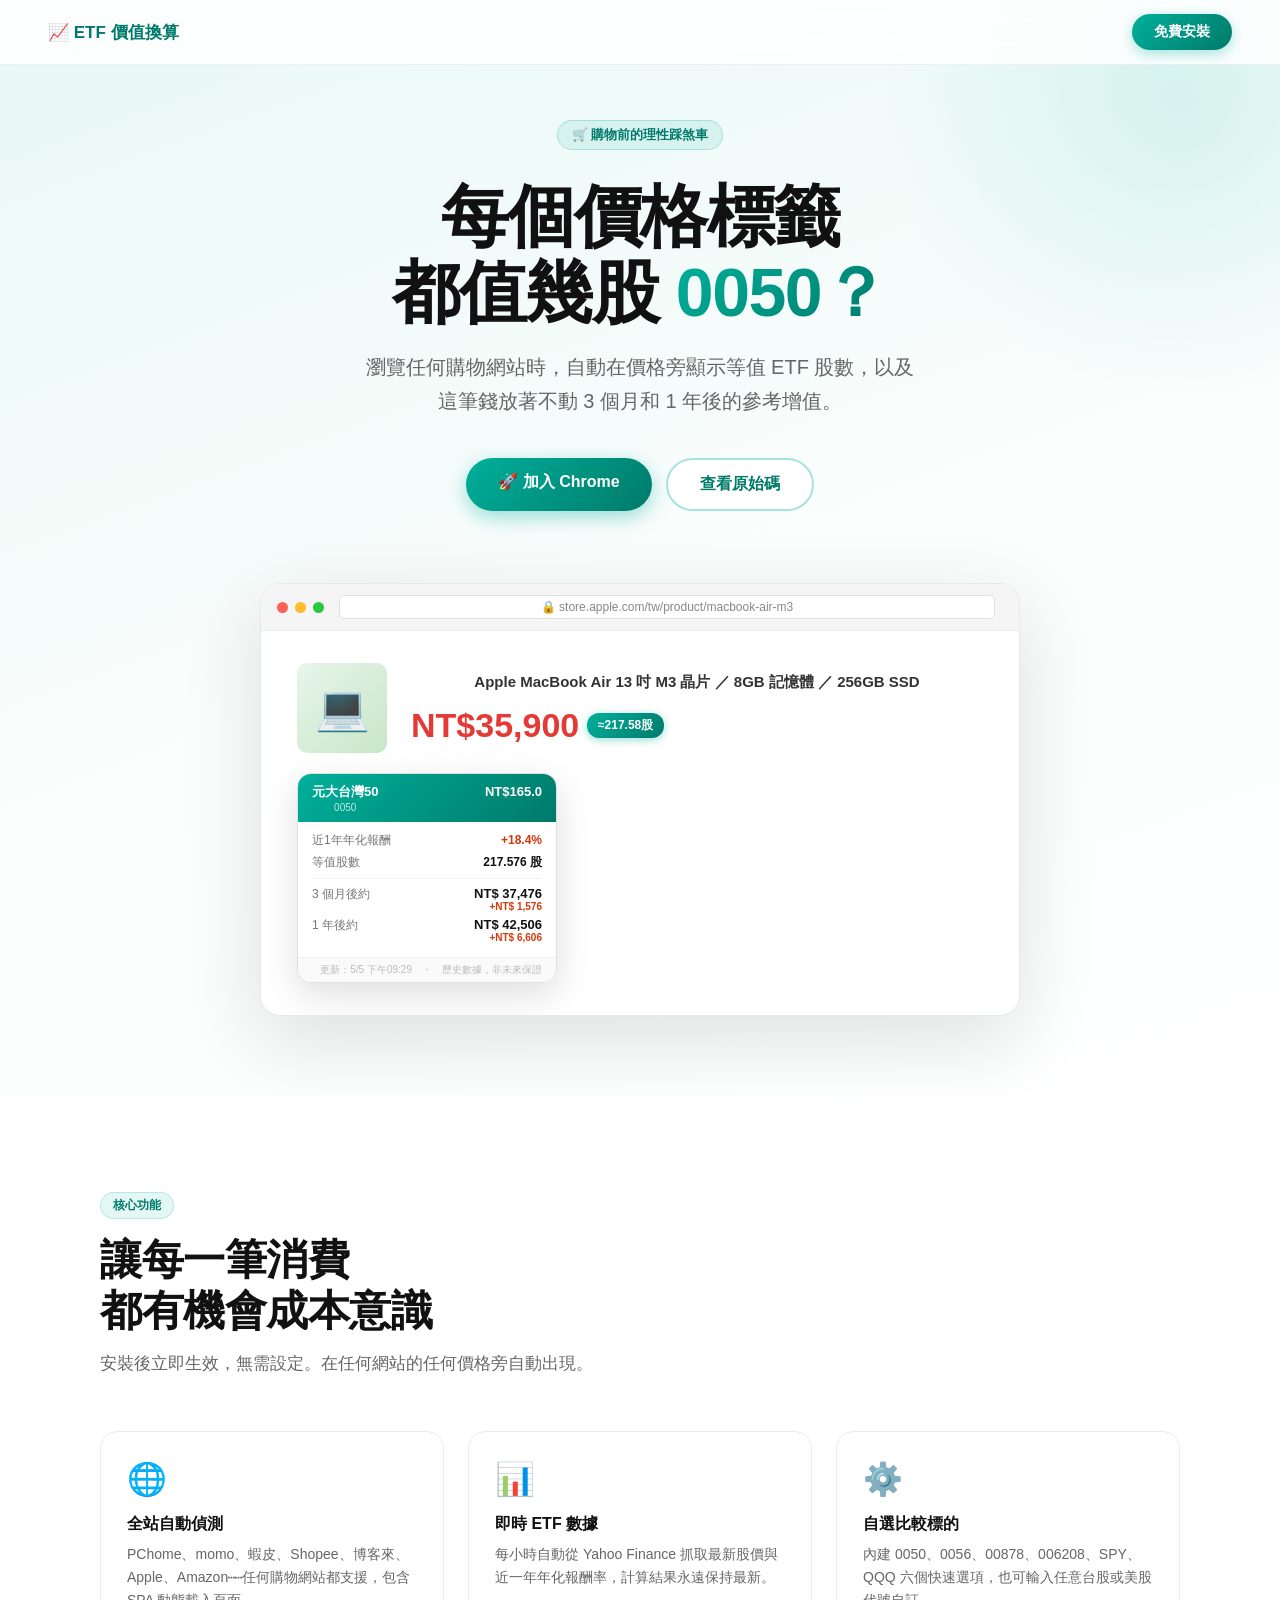
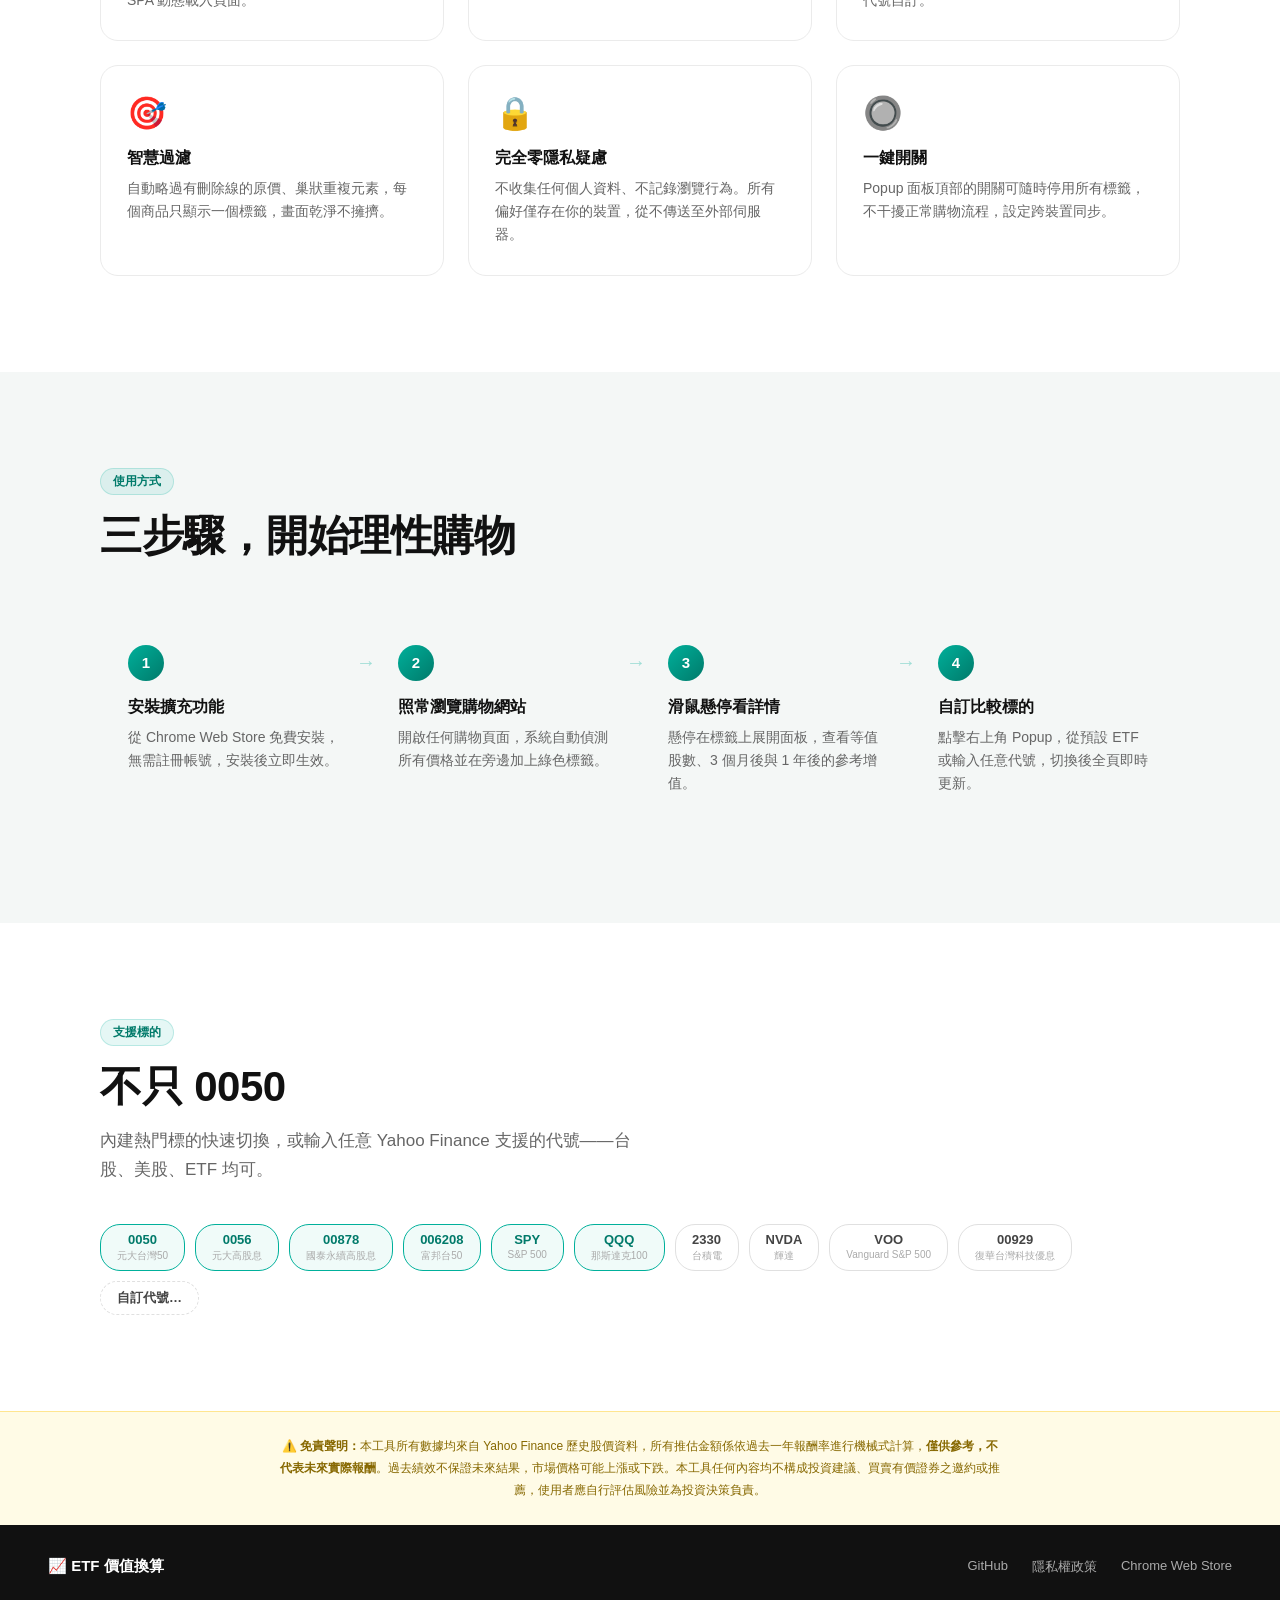
<file: index.html>
<!DOCTYPE html>
<html lang="zh-TW">
<head>
<meta charset="UTF-8">
<meta name="viewport" content="width=device-width, initial-scale=1.0">
<title>ETF 價值換算 — 購物前先算清楚</title>
<style>
  *, *::before, *::after { box-sizing: border-box; margin: 0; padding: 0; }

  :root {
    --green: #00b09b;
    --dark-green: #007a6a;
    --text: #111;
    --muted: #666;
    --light: #f4f7f6;
    --white: #fff;
    --red: #d4380d;
  }

  html { scroll-behavior: smooth; }

  body {
    font-family: -apple-system, BlinkMacSystemFont, 'Segoe UI', 'PingFang TC', sans-serif;
    color: var(--text);
    background: var(--white);
    overflow-x: hidden;
  }

  /* ── NAV ── */
  nav {
    position: fixed; top: 0; left: 0; right: 0; z-index: 100;
    display: flex; align-items: center; justify-content: space-between;
    padding: 14px 48px;
    background: rgba(255,255,255,0.88);
    backdrop-filter: blur(12px);
    border-bottom: 1px solid rgba(0,0,0,0.06);
  }
  .nav-logo { font-size: 17px; font-weight: 800; color: var(--dark-green); display: flex; align-items: center; gap: 8px; }
  .nav-cta {
    background: linear-gradient(135deg, var(--green), var(--dark-green));
    color: #fff; padding: 9px 22px; border-radius: 24px;
    font-size: 14px; font-weight: 600; text-decoration: none;
    transition: opacity .15s, transform .15s;
    box-shadow: 0 4px 14px rgba(0,176,155,.35);
  }
  .nav-cta:hover { opacity: .88; transform: translateY(-1px); }

  /* ── HERO ── */
  .hero {
    min-height: 100vh;
    background: linear-gradient(160deg, #e8f8f5 0%, #f9fdfc 50%, #fff 100%);
    display: flex; flex-direction: column; align-items: center; justify-content: center;
    text-align: center; padding: 120px 24px 80px;
    position: relative; overflow: hidden;
  }
  .hero::before {
    content: '';
    position: absolute; top: -200px; right: -200px;
    width: 600px; height: 600px; border-radius: 50%;
    background: radial-gradient(circle, rgba(0,176,155,.12) 0%, transparent 70%);
    pointer-events: none;
  }
  .hero-badge {
    display: inline-flex; align-items: center; gap: 6px;
    background: rgba(0,176,155,.1); color: var(--dark-green);
    padding: 5px 14px; border-radius: 20px; font-size: 13px; font-weight: 600;
    border: 1px solid rgba(0,176,155,.25); margin-bottom: 28px;
  }
  .hero h1 {
    font-size: clamp(36px, 6vw, 68px);
    font-weight: 900; line-height: 1.12; letter-spacing: -1.5px;
    margin-bottom: 20px;
  }
  .hero h1 span {
    background: linear-gradient(135deg, var(--green), var(--dark-green));
    -webkit-background-clip: text; -webkit-text-fill-color: transparent;
  }
  .hero-sub {
    font-size: clamp(16px, 2.5vw, 20px); color: var(--muted);
    max-width: 560px; line-height: 1.7; margin-bottom: 40px;
  }
  .hero-buttons { display: flex; gap: 14px; flex-wrap: wrap; justify-content: center; margin-bottom: 72px; }
  .btn-primary {
    background: linear-gradient(135deg, var(--green), var(--dark-green));
    color: #fff; padding: 14px 32px; border-radius: 32px;
    font-size: 16px; font-weight: 700; text-decoration: none;
    box-shadow: 0 6px 20px rgba(0,176,155,.4);
    transition: transform .15s, box-shadow .15s;
  }
  .btn-primary:hover { transform: translateY(-2px); box-shadow: 0 10px 28px rgba(0,176,155,.45); }
  .btn-secondary {
    background: #fff; color: var(--dark-green);
    padding: 14px 32px; border-radius: 32px;
    font-size: 16px; font-weight: 600; text-decoration: none;
    border: 2px solid rgba(0,176,155,.35);
    transition: border-color .15s, transform .15s;
  }
  .btn-secondary:hover { border-color: var(--green); transform: translateY(-2px); }

  /* ── DEMO MOCKUP ── */
  .demo-wrap {
    position: relative; width: 100%; max-width: 760px;
    background: #fff; border-radius: 20px;
    box-shadow: 0 24px 80px rgba(0,0,0,.12);
    overflow: hidden; border: 1px solid #e8e8e8;
  }
  .demo-topbar {
    background: #f5f5f5; padding: 11px 16px;
    display: flex; align-items: center; gap: 7px;
    border-bottom: 1px solid #eee;
  }
  .dot { width: 11px; height: 11px; border-radius: 50%; }
  .dot.r { background: #ff5f57; } .dot.y { background: #febc2e; } .dot.g { background: #28c840; }
  .demo-url { flex: 1; background: #fff; border-radius: 5px; padding: 4px 12px; font-size: 12px; color: #888; border: 1px solid #e0e0e0; margin: 0 8px; }
  .demo-body { padding: 32px 36px; }
  .demo-product-row { display: flex; align-items: center; gap: 24px; margin-bottom: 10px; }
  .demo-img { width: 90px; height: 90px; border-radius: 10px; background: linear-gradient(135deg,#e8f5e9,#c8e6c9); display:flex;align-items:center;justify-content:center;font-size:44px;flex-shrink:0; }
  .demo-info { flex:1; }
  .demo-title { font-size: 15px; font-weight: 600; color: #333; margin-bottom: 14px; line-height:1.4; }
  .demo-price-row { display: flex; align-items: center; gap: 8px; flex-wrap: wrap; }
  .demo-price { font-size: 34px; font-weight: 900; color: #e53935; }
  .etf-badge-demo {
    display: inline-flex; align-items: center;
    background: linear-gradient(135deg, var(--green), var(--dark-green));
    color: #fff; font-size: 12px; font-weight: 700;
    padding: 4px 11px; border-radius: 12px;
    box-shadow: 0 2px 8px rgba(0,176,155,.4);
    cursor: default;
    animation: popIn .5s .8s both;
  }
  @keyframes popIn {
    from { opacity:0; transform: scale(.7) translateY(4px); }
    to   { opacity:1; transform: scale(1) translateY(0); }
  }

  /* Tooltip */
  .tooltip-demo {
    margin-top: 20px;
    width: 260px; background: #fff;
    border: 1px solid #e0e0e0; border-radius: 14px;
    box-shadow: 0 12px 36px rgba(0,0,0,.13); overflow: hidden;
    animation: slideUp .5s 1.1s both;
  }
  @keyframes slideUp {
    from { opacity:0; transform: translateY(12px); }
    to   { opacity:1; transform: translateY(0); }
  }
  .tip-hd {
    background: linear-gradient(135deg, var(--green), var(--dark-green));
    color:#fff; padding: 9px 14px;
    display:flex; justify-content:space-between; align-items:flex-start;
  }
  .tip-name { font-size:13px; font-weight:700; }
  .tip-code { font-size:10px; opacity:.75; margin-top:1px; }
  .tip-px   { font-size:13px; font-weight:700; white-space:nowrap; padding-top:1px; }
  .tip-bd   { padding: 10px 14px 9px; }
  .tip-row  { display:flex; justify-content:space-between; align-items:baseline; margin-bottom:5px; font-size:12px; }
  .tip-lbl  { color:#777; }
  .tip-val  { font-weight:600; }
  .tip-val.pos { color: var(--red); }
  .tip-val.big { font-size:13px; font-weight:800; }
  .tip-sub  { font-size:10px; color: var(--red); display:block; text-align:right; }
  .divider  { border-top:1px solid #f0f0f0; margin: 7px 0; }
  .tip-ft   { background:#fafafa; border-top:1px solid #f0f0f0; padding:5px 14px; font-size:10px; color:#bbb; text-align:right; }

  /* ── FEATURES ── */
  .section { padding: 96px 24px; }
  .section-inner { max-width: 1080px; margin: 0 auto; }
  .section-tag { display:inline-block; background:rgba(0,176,155,.1); color:var(--dark-green); font-size:12px; font-weight:700; padding:4px 12px; border-radius:20px; border:1px solid rgba(0,176,155,.2); margin-bottom:16px; }
  .section-title { font-size: clamp(28px,4vw,42px); font-weight:800; letter-spacing:-0.5px; line-height:1.2; margin-bottom:14px; }
  .section-sub { font-size:17px; color:var(--muted); max-width:540px; line-height:1.7; }

  .features-grid { display:grid; grid-template-columns: repeat(auto-fit, minmax(280px,1fr)); gap:24px; margin-top:52px; }
  .feat-card {
    background: var(--white); border:1px solid #ebebeb; border-radius:18px;
    padding: 28px 26px; transition: box-shadow .2s, transform .2s;
  }
  .feat-card:hover { box-shadow: 0 8px 32px rgba(0,0,0,.08); transform: translateY(-3px); }
  .feat-icon { font-size:32px; margin-bottom:16px; }
  .feat-title { font-size:16px; font-weight:700; margin-bottom:8px; }
  .feat-desc  { font-size:14px; color:var(--muted); line-height:1.65; }

  /* ── HOW IT WORKS ── */
  .how-bg { background: var(--light); }
  .steps { display:grid; grid-template-columns:repeat(auto-fit,minmax(220px,1fr)); gap:0; margin-top:52px; counter-reset: step; }
  .step {
    position:relative; padding: 32px 28px;
    counter-increment: step;
  }
  .step::before {
    content: counter(step);
    display:block; width:36px; height:36px; border-radius:50%;
    background: linear-gradient(135deg,var(--green),var(--dark-green));
    color:#fff; font-size:15px; font-weight:800;
    display:flex; align-items:center; justify-content:center;
    margin-bottom:16px;
  }
  .step-title { font-size:16px; font-weight:700; margin-bottom:8px; }
  .step-desc  { font-size:14px; color:var(--muted); line-height:1.65; }
  .step + .step::after {
    content:'→'; position:absolute; left:-14px; top:38px;
    font-size:20px; color:rgba(0,176,155,.35); font-weight:300;
  }

  /* ── TICKERS ── */
  .tickers-row { display:flex; flex-wrap:wrap; gap:10px; margin-top:40px; }
  .ticker-chip {
    background:#fff; border:1.5px solid #e0e0e0; border-radius:20px;
    padding:7px 16px; font-size:13px; font-weight:600; color:#444;
    display:flex; flex-direction:column; align-items:center; gap:2px;
  }
  .ticker-chip small { font-size:10px; color:#aaa; font-weight:400; }
  .ticker-chip.featured { border-color: var(--green); color: var(--dark-green); background: rgba(0,176,155,.06); }

  /* ── DISCLAIMER ── */
  .disclaimer { background:#fffbe6; border-top:1px solid #ffe58f; padding:24px; text-align:center; }
  .disclaimer p { font-size:12px; color:#876800; max-width:720px; margin:0 auto; line-height:1.8; }

  /* ── FOOTER ── */
  footer {
    background:#111; color:#888;
    padding: 32px 48px;
    display:flex; justify-content:space-between; align-items:center;
    flex-wrap:wrap; gap:16px;
  }
  footer .logo { font-size:15px; font-weight:700; color:#fff; }
  footer a { color:#aaa; text-decoration:none; font-size:13px; }
  footer a:hover { color:#fff; }
  .footer-links { display:flex; gap:24px; }

  /* ── RESPONSIVE ── */
  @media(max-width:600px){
    nav { padding: 12px 20px; }
    .hero { padding: 100px 20px 60px; }
    .demo-body { padding:20px; }
    .demo-price { font-size:26px; }
    .step + .step::after { display:none; }
    footer { padding: 24px 20px; }
  }
</style>
</head>
<body>

<!-- NAV -->
<nav>
  <div class="nav-logo">📈 ETF 價值換算</div>
  <a class="nav-cta" href="https://chrome.google.com/webstore" target="_blank">免費安裝</a>
</nav>

<!-- HERO -->
<section class="hero">
  <div class="hero-badge">🛒 購物前的理性踩煞車</div>
  <h1>每個價格標籤<br>都值幾股 <span>0050？</span></h1>
  <p class="hero-sub">瀏覽任何購物網站時，自動在價格旁顯示等值 ETF 股數，以及這筆錢放著不動 3 個月和 1 年後的參考增值。</p>
  <div class="hero-buttons">
    <a class="btn-primary" href="https://chrome.google.com/webstore" target="_blank">🚀 加入 Chrome</a>
    <a class="btn-secondary" href="https://github.com/guanwei-cmd/etf-price-extension" target="_blank">查看原始碼</a>
  </div>

  <!-- Live demo mockup -->
  <div class="demo-wrap">
    <div class="demo-topbar">
      <div class="dot r"></div><div class="dot y"></div><div class="dot g"></div>
      <div class="demo-url">🔒 store.apple.com/tw/product/macbook-air-m3</div>
    </div>
    <div class="demo-body">
      <div class="demo-product-row">
        <div class="demo-img">💻</div>
        <div class="demo-info">
          <div class="demo-title">Apple MacBook Air 13 吋 M3 晶片 ／ 8GB 記憶體 ／ 256GB SSD</div>
          <div class="demo-price-row">
            <span class="demo-price">NT$35,900</span>
            <span class="etf-badge-demo">≈217.58股</span>
          </div>
        </div>
      </div>
      <div class="tooltip-demo">
        <div class="tip-hd">
          <div><div class="tip-name">元大台灣50</div><div class="tip-code">0050</div></div>
          <div class="tip-px">NT$165.0</div>
        </div>
        <div class="tip-bd">
          <div class="tip-row"><span class="tip-lbl">近1年年化報酬</span><span class="tip-val pos">+18.4%</span></div>
          <div class="tip-row"><span class="tip-lbl">等值股數</span><span class="tip-val">217.576 股</span></div>
          <div class="divider"></div>
          <div class="tip-row"><span class="tip-lbl">3 個月後約</span><span class="tip-val big">NT$ 37,476<span class="tip-sub">+NT$ 1,576</span></span></div>
          <div class="tip-row"><span class="tip-lbl">1 年後約</span><span class="tip-val big">NT$ 42,506<span class="tip-sub">+NT$ 6,606</span></span></div>
        </div>
        <div class="tip-ft">更新：5/5 下午09:29　・　歷史數據，非未來保證</div>
      </div>
    </div>
  </div>
</section>

<!-- FEATURES -->
<section class="section">
  <div class="section-inner">
    <div class="section-tag">核心功能</div>
    <h2 class="section-title">讓每一筆消費<br>都有機會成本意識</h2>
    <p class="section-sub">安裝後立即生效，無需設定。在任何網站的任何價格旁自動出現。</p>
    <div class="features-grid">
      <div class="feat-card">
        <div class="feat-icon">🌐</div>
        <div class="feat-title">全站自動偵測</div>
        <div class="feat-desc">PChome、momo、蝦皮、Shopee、博客來、Apple、Amazon⋯⋯任何購物網站都支援，包含 SPA 動態載入頁面。</div>
      </div>
      <div class="feat-card">
        <div class="feat-icon">📊</div>
        <div class="feat-title">即時 ETF 數據</div>
        <div class="feat-desc">每小時自動從 Yahoo Finance 抓取最新股價與近一年年化報酬率，計算結果永遠保持最新。</div>
      </div>
      <div class="feat-card">
        <div class="feat-icon">⚙️</div>
        <div class="feat-title">自選比較標的</div>
        <div class="feat-desc">內建 0050、0056、00878、006208、SPY、QQQ 六個快速選項，也可輸入任意台股或美股代號自訂。</div>
      </div>
      <div class="feat-card">
        <div class="feat-icon">🎯</div>
        <div class="feat-title">智慧過濾</div>
        <div class="feat-desc">自動略過有刪除線的原價、巢狀重複元素，每個商品只顯示一個標籤，畫面乾淨不擁擠。</div>
      </div>
      <div class="feat-card">
        <div class="feat-icon">🔒</div>
        <div class="feat-title">完全零隱私疑慮</div>
        <div class="feat-desc">不收集任何個人資料、不記錄瀏覽行為。所有偏好僅存在你的裝置，從不傳送至外部伺服器。</div>
      </div>
      <div class="feat-card">
        <div class="feat-icon">🔘</div>
        <div class="feat-title">一鍵開關</div>
        <div class="feat-desc">Popup 面板頂部的開關可隨時停用所有標籤，不干擾正常購物流程，設定跨裝置同步。</div>
      </div>
    </div>
  </div>
</section>

<!-- HOW IT WORKS -->
<section class="section how-bg">
  <div class="section-inner">
    <div class="section-tag">使用方式</div>
    <h2 class="section-title">三步驟，開始理性購物</h2>
    <div class="steps">
      <div class="step">
        <div class="step-title">安裝擴充功能</div>
        <div class="step-desc">從 Chrome Web Store 免費安裝，無需註冊帳號，安裝後立即生效。</div>
      </div>
      <div class="step">
        <div class="step-title">照常瀏覽購物網站</div>
        <div class="step-desc">開啟任何購物頁面，系統自動偵測所有價格並在旁邊加上綠色標籤。</div>
      </div>
      <div class="step">
        <div class="step-title">滑鼠懸停看詳情</div>
        <div class="step-desc">懸停在標籤上展開面板，查看等值股數、3 個月後與 1 年後的參考增值。</div>
      </div>
      <div class="step">
        <div class="step-title">自訂比較標的</div>
        <div class="step-desc">點擊右上角 Popup，從預設 ETF 或輸入任意代號，切換後全頁即時更新。</div>
      </div>
    </div>
  </div>
</section>

<!-- SUPPORTED TICKERS -->
<section class="section">
  <div class="section-inner">
    <div class="section-tag">支援標的</div>
    <h2 class="section-title">不只 0050</h2>
    <p class="section-sub">內建熱門標的快速切換，或輸入任意 Yahoo Finance 支援的代號——台股、美股、ETF 均可。</p>
    <div class="tickers-row">
      <div class="ticker-chip featured">0050<small>元大台灣50</small></div>
      <div class="ticker-chip featured">0056<small>元大高股息</small></div>
      <div class="ticker-chip featured">00878<small>國泰永續高股息</small></div>
      <div class="ticker-chip featured">006208<small>富邦台50</small></div>
      <div class="ticker-chip featured">SPY<small>S&amp;P 500</small></div>
      <div class="ticker-chip featured">QQQ<small>那斯達克100</small></div>
      <div class="ticker-chip">2330<small>台積電</small></div>
      <div class="ticker-chip">NVDA<small>輝達</small></div>
      <div class="ticker-chip">VOO<small>Vanguard S&amp;P 500</small></div>
      <div class="ticker-chip">00929<small>復華台灣科技優息</small></div>
      <div class="ticker-chip" style="border-style:dashed">自訂代號…</div>
    </div>
  </div>
</section>

<!-- DISCLAIMER -->
<div class="disclaimer">
  <p>⚠️ <strong>免責聲明：</strong>本工具所有數據均來自 Yahoo Finance 歷史股價資料，所有推估金額係依過去一年報酬率進行機械式計算，<strong>僅供參考，不代表未來實際報酬</strong>。過去績效不保證未來結果，市場價格可能上漲或下跌。本工具任何內容均不構成投資建議、買賣有價證券之邀約或推薦，使用者應自行評估風險並為投資決策負責。</p>
</div>

<!-- FOOTER -->
<footer>
  <div class="logo">📈 ETF 價值換算</div>
  <div class="footer-links">
    <a href="https://github.com/guanwei-cmd/etf-price-extension" target="_blank">GitHub</a>
    <a href="privacy.html">隱私權政策</a>
    <a href="https://chrome.google.com/webstore" target="_blank">Chrome Web Store</a>
  </div>
</footer>

</body>
</html>
</file>
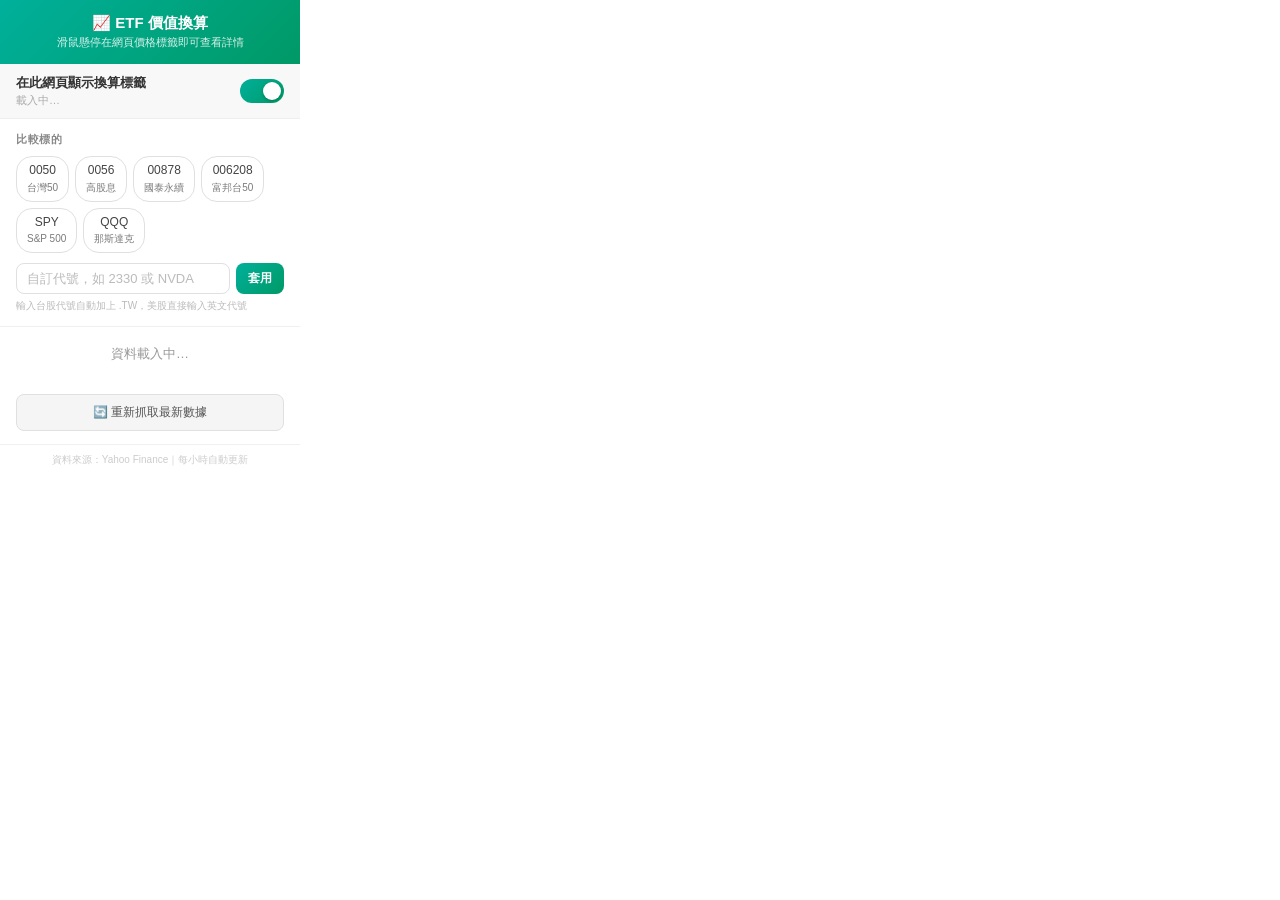
<file: popup.html>
<!DOCTYPE html>
<html lang="zh-TW">
<head>
  <meta charset="UTF-8">
  <title>ETF 價值換算</title>
  <style>
    * { box-sizing: border-box; margin: 0; padding: 0; }
    body {
      font-family: -apple-system, BlinkMacSystemFont, 'Segoe UI', sans-serif;
      width: 300px; background: #fff; color: #222;
    }

    /* Header */
    .header {
      background: linear-gradient(135deg, #00b09b, #096);
      color: #fff; padding: 14px 16px; text-align: center;
    }
    .header h1 { font-size: 15px; font-weight: 700; margin-bottom: 2px; }
    .header p  { font-size: 11px; opacity: 0.85; }

    /* Sections */
    .section { padding: 13px 16px; border-bottom: 1px solid #f0f0f0; }
    .section-title { font-size: 11px; font-weight: 600; color: #888; text-transform: uppercase; letter-spacing: 0.5px; margin-bottom: 9px; }

    /* Stock selector */
    .presets { display: flex; flex-wrap: wrap; gap: 6px; margin-bottom: 10px; }
    .preset-btn {
      padding: 5px 10px; border-radius: 16px; border: 1.5px solid #e0e0e0;
      background: #fff; font-size: 12px; cursor: pointer; color: #444;
      transition: all 0.15s; white-space: nowrap; line-height: 1.4;
    }
    .preset-btn:hover { border-color: #00b09b; color: #096; }
    .preset-btn.active {
      background: linear-gradient(135deg, #00b09b, #096);
      border-color: transparent; color: #fff; font-weight: 600;
    }

    /* Custom input row */
    .custom-row { display: flex; gap: 6px; align-items: center; }
    .custom-row input {
      flex: 1; padding: 7px 10px; border: 1.5px solid #e0e0e0; border-radius: 8px;
      font-size: 13px; outline: none; transition: border-color 0.15s;
      font-family: inherit; text-transform: uppercase;
    }
    .custom-row input:focus { border-color: #00b09b; }
    .custom-row input::placeholder { text-transform: none; color: #bbb; }
    .apply-btn {
      padding: 7px 12px; background: linear-gradient(135deg, #00b09b, #096);
      color: #fff; border: none; border-radius: 8px; font-size: 12px;
      font-weight: 600; cursor: pointer; white-space: nowrap; transition: opacity 0.15s;
    }
    .apply-btn:hover { opacity: 0.85; }
    .apply-btn:disabled { opacity: 0.45; cursor: default; }

    .ticker-hint { font-size: 10px; color: #bbb; margin-top: 5px; }
    .ticker-error { font-size: 11px; color: #c00; margin-top: 5px; }

    /* Data display */
    .row { display: flex; justify-content: space-between; align-items: center; margin-bottom: 7px; font-size: 13px; }
    .row:last-child { margin-bottom: 0; }
    .label { color: #666; }
    .value { font-weight: 600; }
    .pos { color: #d4380d; }
    .neg { color: #389e0d; }
    .muted { color: #aaa; font-size: 11px; }

    .loading { text-align: center; padding: 18px; color: #999; font-size: 13px; }

    .fallback-warn {
      background: #fff7e6; border: 1px solid #ffd591; border-radius: 6px;
      padding: 7px 10px; font-size: 11px; color: #d46b08; margin-top: 6px;
    }

    /* Refresh button */
    .refresh-btn {
      display: block; width: 100%; padding: 9px; background: #f5f5f5;
      border: 1px solid #e0e0e0; border-radius: 8px; font-size: 12px;
      cursor: pointer; color: #555; transition: background 0.15s;
    }
    .refresh-btn:hover { background: #ebebeb; }
    .refresh-btn:disabled { opacity: 0.45; cursor: default; }

    .footer { padding: 8px 16px; font-size: 10px; color: #ccc; text-align: center; }

    /* Toggle switch */
    .toggle-bar {
      display: flex; align-items: center; justify-content: space-between;
      padding: 10px 16px; background: #f8f8f8; border-bottom: 1px solid #eee;
    }
    .toggle-label { font-size: 13px; font-weight: 600; color: #333; }
    .toggle-sub   { font-size: 11px; color: #aaa; margin-top: 1px; }

    .toggle-switch { position: relative; width: 44px; height: 24px; flex-shrink: 0; }
    .toggle-switch input { opacity: 0; width: 0; height: 0; }
    .toggle-track {
      position: absolute; inset: 0; border-radius: 24px;
      background: #ddd; cursor: pointer; transition: background 0.2s;
    }
    .toggle-track::after {
      content: ''; position: absolute;
      top: 3px; left: 3px;
      width: 18px; height: 18px; border-radius: 50%;
      background: #fff; box-shadow: 0 1px 3px rgba(0,0,0,0.25);
      transition: transform 0.2s;
    }
    .toggle-switch input:checked + .toggle-track { background: linear-gradient(135deg, #00b09b, #096); }
    .toggle-switch input:checked + .toggle-track::after { transform: translateX(20px); }

    /* Dim content when disabled */
    body.etf-off .section,
    body.etf-off #main { opacity: 0.45; pointer-events: none; }
  </style>
</head>
<body>
  <div class="header">
    <h1 id="headerTitle">📈 ETF 價值換算</h1>
    <p>滑鼠懸停在網頁價格標籤即可查看詳情</p>
  </div>

  <!-- Enable / Disable toggle -->
  <div class="toggle-bar">
    <div>
      <div class="toggle-label">在此網頁顯示換算標籤</div>
      <div class="toggle-sub" id="toggleSub">載入中…</div>
    </div>
    <label class="toggle-switch">
      <input type="checkbox" id="enableToggle" checked>
      <span class="toggle-track"></span>
    </label>
  </div>

  <!-- Stock selector -->
  <div class="section">
    <div class="section-title">比較標的</div>
    <div class="presets" id="presets">
      <button class="preset-btn" data-ticker="0050.TW">0050<br><span style="font-size:10px;opacity:.7">台灣50</span></button>
      <button class="preset-btn" data-ticker="0056.TW">0056<br><span style="font-size:10px;opacity:.7">高股息</span></button>
      <button class="preset-btn" data-ticker="00878.TW">00878<br><span style="font-size:10px;opacity:.7">國泰永續</span></button>
      <button class="preset-btn" data-ticker="006208.TW">006208<br><span style="font-size:10px;opacity:.7">富邦台50</span></button>
      <button class="preset-btn" data-ticker="SPY">SPY<br><span style="font-size:10px;opacity:.7">S&P 500</span></button>
      <button class="preset-btn" data-ticker="QQQ">QQQ<br><span style="font-size:10px;opacity:.7">那斯達克</span></button>
    </div>
    <div class="custom-row">
      <input type="text" id="customInput" placeholder="自訂代號，如 2330 或 NVDA" maxlength="12">
      <button class="apply-btn" id="applyBtn">套用</button>
    </div>
    <div class="ticker-hint" id="tickerHint">輸入台股代號自動加上 .TW，美股直接輸入英文代號</div>
  </div>

  <!-- Data -->
  <div id="main" class="loading">資料載入中…</div>

  <!-- Refresh -->
  <div class="section">
    <button class="refresh-btn" id="refreshBtn">🔄 重新抓取最新數據</button>
  </div>

  <div class="footer">資料來源：Yahoo Finance｜每小時自動更新</div>

  <script src="popup.js"></script>
</body>
</html>
</file>
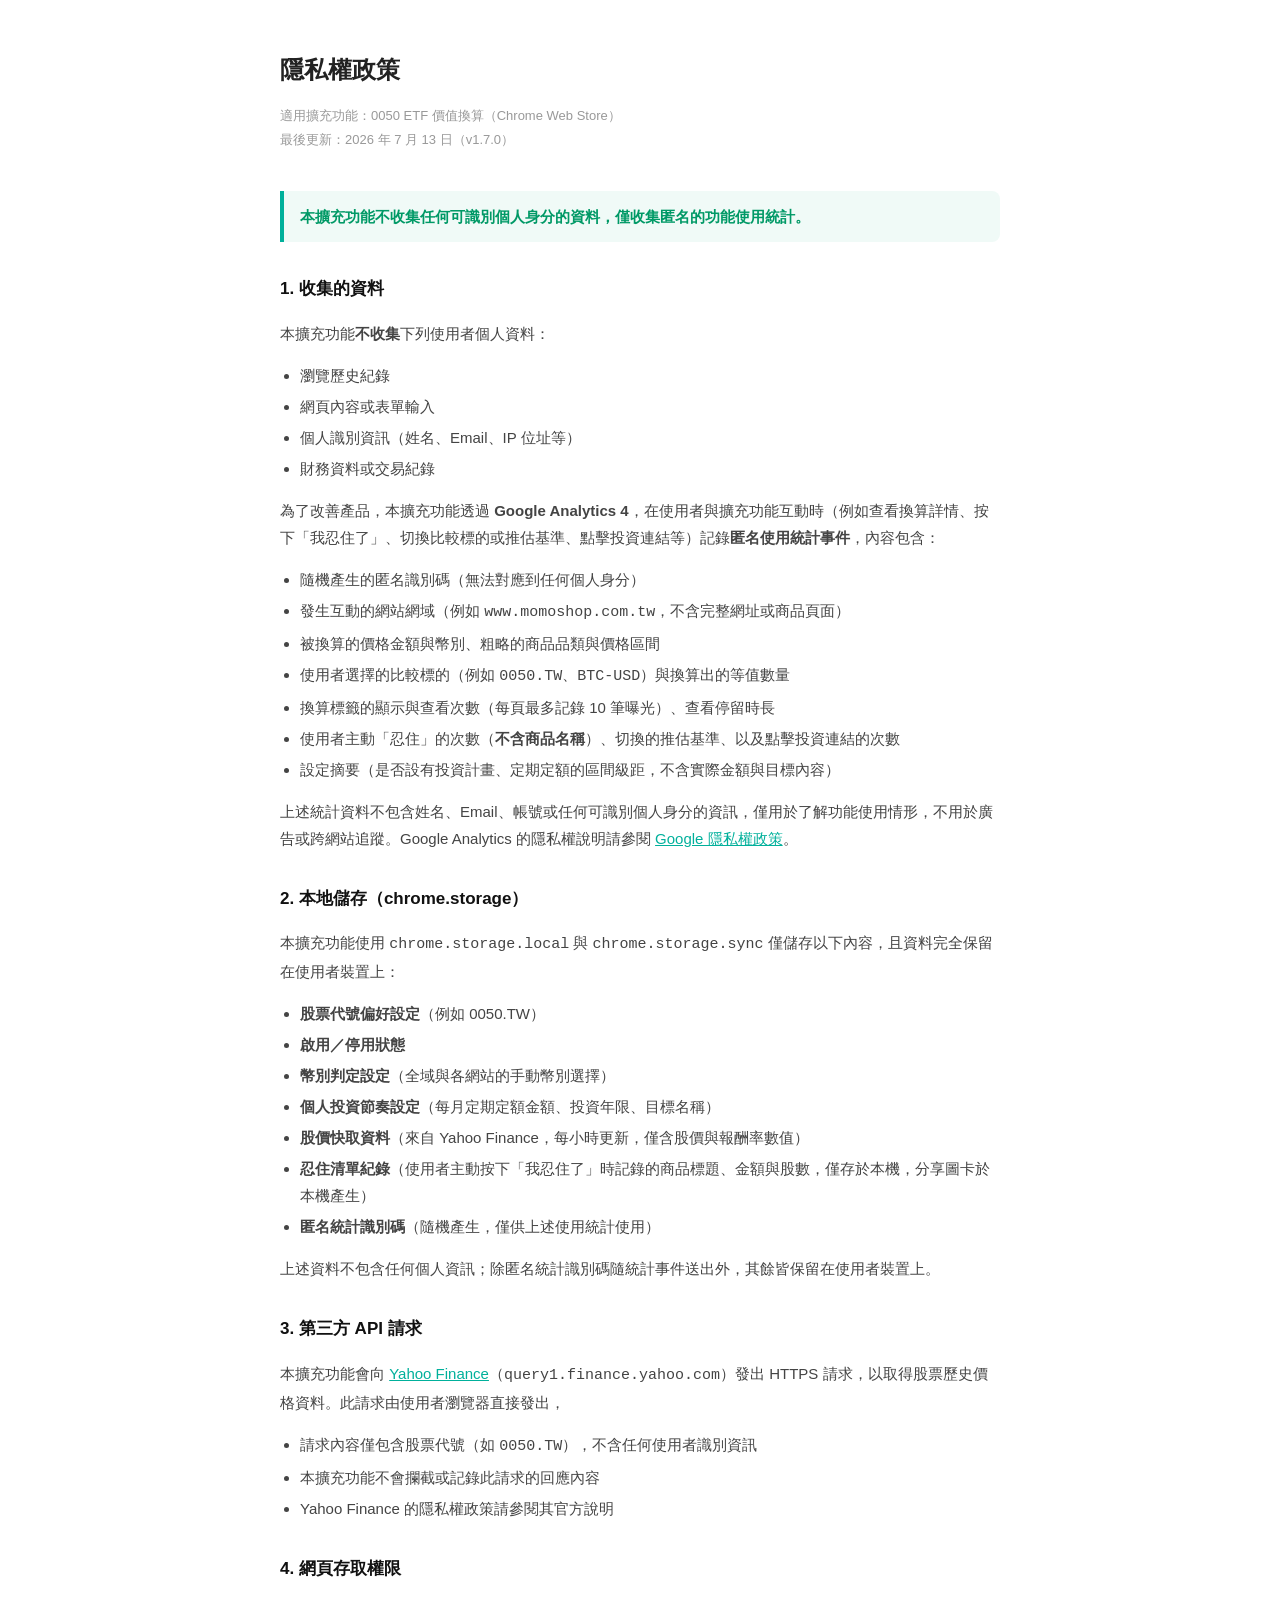
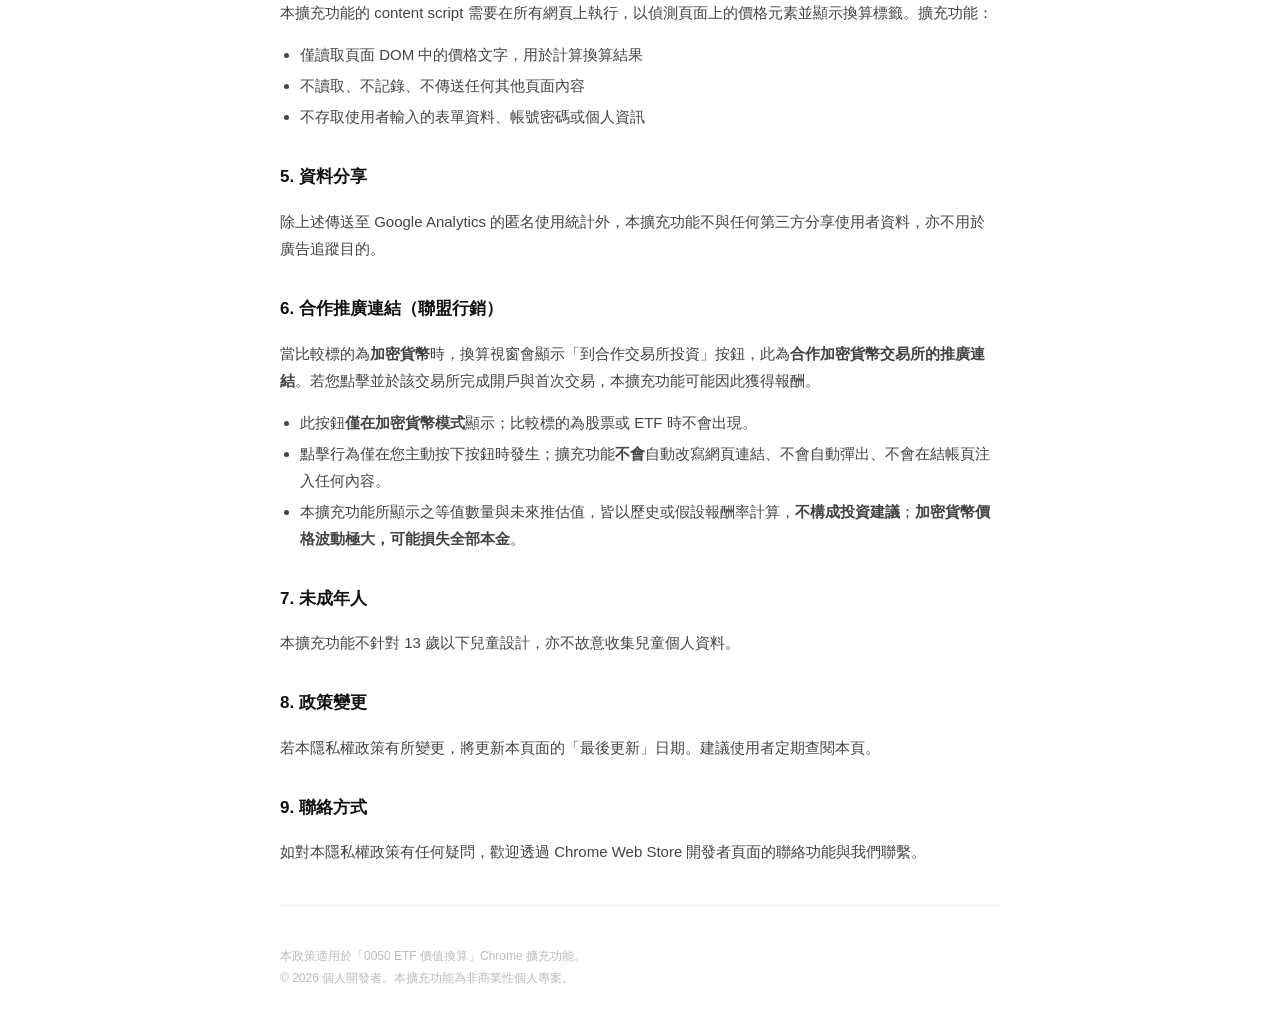
<file: privacy.html>
<!DOCTYPE html>
<html lang="zh-TW">
<head>
  <meta charset="UTF-8">
  <meta name="viewport" content="width=device-width, initial-scale=1.0">
  <title>隱私權政策 — 0050 ETF 價值換算</title>
  <style>
    body {
      font-family: -apple-system, BlinkMacSystemFont, 'Segoe UI', sans-serif;
      max-width: 720px; margin: 48px auto; padding: 0 24px;
      color: #222; line-height: 1.8; font-size: 15px;
    }
    h1 { font-size: 24px; font-weight: 800; margin-bottom: 6px; }
    h2 { font-size: 17px; font-weight: 700; margin: 32px 0 8px; color: #111; }
    p, li { color: #444; }
    ul { padding-left: 20px; }
    li { margin-bottom: 4px; }
    .meta { font-size: 13px; color: #999; margin-bottom: 40px; }
    .highlight {
      background: #f0faf7; border-left: 4px solid #00b09b;
      padding: 12px 16px; border-radius: 0 8px 8px 0;
      margin: 16px 0; font-weight: 600; color: #096;
    }
    a { color: #00b09b; }
    hr { border: none; border-top: 1px solid #eee; margin: 40px 0; }
    footer { font-size: 12px; color: #bbb; margin-top: 40px; }
  </style>
</head>
<body>

  <h1>隱私權政策</h1>
  <p class="meta">適用擴充功能：0050 ETF 價值換算（Chrome Web Store）<br>最後更新：2026 年 7 月 13 日（v1.7.0）</p>

  <div class="highlight">
    本擴充功能不收集任何可識別個人身分的資料，僅收集匿名的功能使用統計。
  </div>

  <h2>1. 收集的資料</h2>
  <p>本擴充功能<strong>不收集</strong>下列使用者個人資料：</p>
  <ul>
    <li>瀏覽歷史紀錄</li>
    <li>網頁內容或表單輸入</li>
    <li>個人識別資訊（姓名、Email、IP 位址等）</li>
    <li>財務資料或交易紀錄</li>
  </ul>
  <p>為了改善產品，本擴充功能透過 <strong>Google Analytics 4</strong>，在使用者與擴充功能互動時（例如查看換算詳情、按下「我忍住了」、切換比較標的或推估基準、點擊投資連結等）記錄<strong>匿名使用統計事件</strong>，內容包含：</p>
  <ul>
    <li>隨機產生的匿名識別碼（無法對應到任何個人身分）</li>
    <li>發生互動的網站網域（例如 <code>www.momoshop.com.tw</code>，不含完整網址或商品頁面）</li>
    <li>被換算的價格金額與幣別、粗略的商品品類與價格區間</li>
    <li>使用者選擇的比較標的（例如 <code>0050.TW</code>、<code>BTC-USD</code>）與換算出的等值數量</li>
    <li>換算標籤的顯示與查看次數（每頁最多記錄 10 筆曝光）、查看停留時長</li>
    <li>使用者主動「忍住」的次數（<strong>不含商品名稱</strong>）、切換的推估基準、以及點擊投資連結的次數</li>
    <li>設定摘要（是否設有投資計畫、定期定額的區間級距，不含實際金額與目標內容）</li>
  </ul>
  <p>上述統計資料不包含姓名、Email、帳號或任何可識別個人身分的資訊，僅用於了解功能使用情形，不用於廣告或跨網站追蹤。Google Analytics 的隱私權說明請參閱 <a href="https://policies.google.com/privacy" target="_blank">Google 隱私權政策</a>。</p>

  <h2>2. 本地儲存（chrome.storage）</h2>
  <p>本擴充功能使用 <code>chrome.storage.local</code> 與 <code>chrome.storage.sync</code> 僅儲存以下內容，且資料完全保留在使用者裝置上：</p>
  <ul>
    <li><strong>股票代號偏好設定</strong>（例如 0050.TW）</li>
    <li><strong>啟用／停用狀態</strong></li>
    <li><strong>幣別判定設定</strong>（全域與各網站的手動幣別選擇）</li>
    <li><strong>個人投資節奏設定</strong>（每月定期定額金額、投資年限、目標名稱）</li>
    <li><strong>股價快取資料</strong>（來自 Yahoo Finance，每小時更新，僅含股價與報酬率數值）</li>
    <li><strong>忍住清單紀錄</strong>（使用者主動按下「我忍住了」時記錄的商品標題、金額與股數，僅存於本機，分享圖卡於本機產生）</li>
    <li><strong>匿名統計識別碼</strong>（隨機產生，僅供上述使用統計使用）</li>
  </ul>
  <p>上述資料不包含任何個人資訊；除匿名統計識別碼隨統計事件送出外，其餘皆保留在使用者裝置上。</p>

  <h2>3. 第三方 API 請求</h2>
  <p>本擴充功能會向 <a href="https://finance.yahoo.com" target="_blank">Yahoo Finance</a>（<code>query1.finance.yahoo.com</code>）發出 HTTPS 請求，以取得股票歷史價格資料。此請求由使用者瀏覽器直接發出，</p>
  <ul>
    <li>請求內容僅包含股票代號（如 <code>0050.TW</code>），不含任何使用者識別資訊</li>
    <li>本擴充功能不會攔截或記錄此請求的回應內容</li>
    <li>Yahoo Finance 的隱私權政策請參閱其官方說明</li>
  </ul>

  <h2>4. 網頁存取權限</h2>
  <p>本擴充功能的 content script 需要在所有網頁上執行，以偵測頁面上的價格元素並顯示換算標籤。擴充功能：</p>
  <ul>
    <li>僅讀取頁面 DOM 中的價格文字，用於計算換算結果</li>
    <li>不讀取、不記錄、不傳送任何其他頁面內容</li>
    <li>不存取使用者輸入的表單資料、帳號密碼或個人資訊</li>
  </ul>

  <h2>5. 資料分享</h2>
  <p>除上述傳送至 Google Analytics 的匿名使用統計外，本擴充功能不與任何第三方分享使用者資料，亦不用於廣告追蹤目的。</p>

  <h2>6. 合作推廣連結（聯盟行銷）</h2>
  <p>當比較標的為<strong>加密貨幣</strong>時，換算視窗會顯示「到合作交易所投資」按鈕，此為<strong>合作加密貨幣交易所的推廣連結</strong>。若您點擊並於該交易所完成開戶與首次交易，本擴充功能可能因此獲得報酬。</p>
  <ul>
    <li>此按鈕<strong>僅在加密貨幣模式</strong>顯示；比較標的為股票或 ETF 時不會出現。</li>
    <li>點擊行為僅在您主動按下按鈕時發生；擴充功能<strong>不會</strong>自動改寫網頁連結、不會自動彈出、不會在結帳頁注入任何內容。</li>
    <li>本擴充功能所顯示之等值數量與未來推估值，皆以歷史或假設報酬率計算，<strong>不構成投資建議</strong>；<strong>加密貨幣價格波動極大，可能損失全部本金</strong>。</li>
  </ul>

  <h2>7. 未成年人</h2>
  <p>本擴充功能不針對 13 歲以下兒童設計，亦不故意收集兒童個人資料。</p>

  <h2>8. 政策變更</h2>
  <p>若本隱私權政策有所變更，將更新本頁面的「最後更新」日期。建議使用者定期查閱本頁。</p>

  <h2>9. 聯絡方式</h2>
  <p>如對本隱私權政策有任何疑問，歡迎透過 Chrome Web Store 開發者頁面的聯絡功能與我們聯繫。</p>

  <hr>

  <footer>
    本政策適用於「0050 ETF 價值換算」Chrome 擴充功能。<br>
    © 2026 個人開發者。本擴充功能為非商業性個人專案。
  </footer>

</body>
</html>
</file>
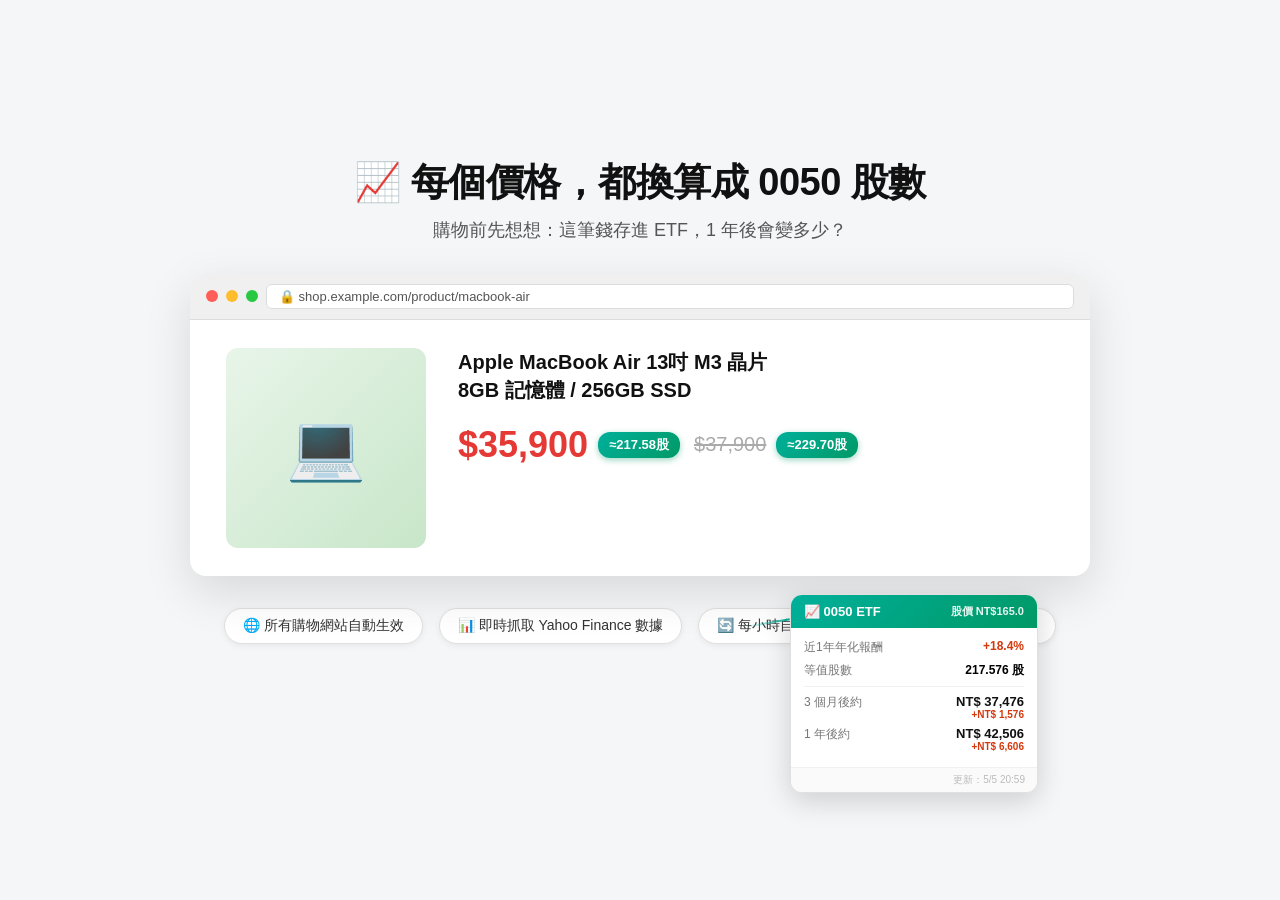
<file: store-assets/screenshot1.html>
<!DOCTYPE html>
<html lang="zh-TW">
<head>
<meta charset="UTF-8">
<style>
  * { box-sizing: border-box; margin: 0; padding: 0; }
  body {
    width: 1280px; height: 800px; overflow: hidden;
    font-family: -apple-system, BlinkMacSystemFont, 'Segoe UI', sans-serif;
    background: #f4f6f8;
    display: flex; flex-direction: column; align-items: center; justify-content: center;
    gap: 32px;
  }

  .headline {
    text-align: center;
  }
  .headline h1 {
    font-size: 38px; font-weight: 800; color: #111;
    letter-spacing: -0.5px; margin-bottom: 10px;
  }
  .headline p { font-size: 18px; color: #555; }

  /* Mock browser / shopping page */
  .browser {
    width: 900px;
    background: #fff;
    border-radius: 16px;
    box-shadow: 0 16px 48px rgba(0,0,0,0.12);
    overflow: hidden;
  }
  .browser-bar {
    background: #f0f0f0;
    padding: 10px 16px;
    display: flex; align-items: center; gap: 8px;
    border-bottom: 1px solid #ddd;
  }
  .dot { width: 12px; height: 12px; border-radius: 50%; }
  .dot.r { background: #ff5f57; }
  .dot.y { background: #febc2e; }
  .dot.g { background: #28c840; }
  .url-bar {
    flex: 1; background: #fff; border-radius: 6px;
    padding: 4px 12px; font-size: 13px; color: #555;
    border: 1px solid #ddd;
  }

  .page-content {
    padding: 28px 36px;
    display: flex; gap: 32px; align-items: flex-start;
  }
  .product-img {
    width: 200px; height: 200px;
    background: linear-gradient(135deg, #e8f5e9, #c8e6c9);
    border-radius: 12px;
    display: flex; align-items: center; justify-content: center;
    font-size: 64px; flex-shrink: 0;
  }
  .product-info { flex: 1; }
  .product-title {
    font-size: 20px; font-weight: 700; color: #111;
    margin-bottom: 20px; line-height: 1.4;
  }

  /* Price row with badge */
  .price-row { display: flex; align-items: center; gap: 0; margin-bottom: 12px; }
  .price-main {
    font-size: 36px; font-weight: 800; color: #e53935;
    font-variant-numeric: tabular-nums;
  }
  .price-original {
    font-size: 20px; color: #aaa; text-decoration: line-through;
    margin-left: 14px;
  }

  /* ETF Badge */
  .etf-badge {
    display: inline-block;
    background: linear-gradient(135deg, #00b09b, #096);
    color: #fff;
    font-size: 13px; font-weight: 700;
    padding: 4px 11px;
    border-radius: 12px;
    margin-left: 10px;
    white-space: nowrap;
    box-shadow: 0 2px 6px rgba(0,153,102,0.4);
  }

  /* Tooltip */
  .tooltip-demo {
    position: absolute;
    left: 600px; top: 320px;
    width: 248px;
    background: #fff;
    border: 1px solid #e0e0e0;
    border-radius: 12px;
    box-shadow: 0 8px 28px rgba(0,0,0,0.16);
    overflow: hidden;
    font-size: 13px;
  }
  .tip-header {
    background: linear-gradient(135deg, #00b09b, #096);
    color: #fff; padding: 9px 13px;
    display: flex; justify-content: space-between; align-items: center;
    font-weight: 600;
  }
  .tip-body { padding: 11px 13px 9px; }
  .tip-row {
    display: flex; justify-content: space-between;
    margin-bottom: 6px; font-size: 12px;
  }
  .tip-row .lbl { color: #777; }
  .tip-row .val { font-weight: 600; }
  .tip-row.future .val { font-weight: 800; font-size: 13px; color: #111; }
  .tip-row .sub { font-size: 10px; color: #d4380d; display: block; text-align: right; }
  .divider { border-top: 1px solid #f0f0f0; margin: 7px 0; }
  .tip-foot {
    background: #fafafa; border-top: 1px solid #f0f0f0;
    padding: 5px 12px; font-size: 10px; color: #bbb; text-align: right;
  }
  .pos { color: #d4380d; }
  .neg { color: #389e0d; }

  .connector {
    position: absolute;
    left: 556px; top: 348px;
    width: 44px; height: 2px;
    background: linear-gradient(to right, transparent, #00b09b);
    transform: rotate(-10deg);
  }

  /* Feature pills */
  .features {
    display: flex; gap: 16px; flex-wrap: wrap; justify-content: center;
  }
  .pill {
    background: #fff;
    border: 1px solid #e0e0e0;
    border-radius: 24px;
    padding: 8px 18px;
    font-size: 14px; color: #333;
    box-shadow: 0 2px 6px rgba(0,0,0,0.06);
    display: flex; align-items: center; gap: 7px;
  }
</style>
</head>
<body>

<div class="headline">
  <h1>📈 每個價格，都換算成 0050 股數</h1>
  <p>購物前先想想：這筆錢存進 ETF，1 年後會變多少？</p>
</div>

<div style="position:relative; width:900px;">
  <div class="browser">
    <div class="browser-bar">
      <div class="dot r"></div><div class="dot y"></div><div class="dot g"></div>
      <div class="url-bar">🔒 shop.example.com/product/macbook-air</div>
    </div>
    <div class="page-content">
      <div class="product-img">💻</div>
      <div class="product-info">
        <div class="product-title">Apple MacBook Air 13吋 M3 晶片<br>8GB 記憶體 / 256GB SSD</div>

        <div class="price-row">
          <span class="price-main">$35,900</span>
          <span class="etf-badge">≈217.58股</span>
          <span class="price-original">$37,900</span>
          <span class="etf-badge">≈229.70股</span>
        </div>
      </div>
    </div>
  </div>

  <!-- Tooltip shown floating -->
  <div class="connector"></div>
  <div class="tooltip-demo">
    <div class="tip-header">
      <span>📈 0050 ETF</span>
      <span style="font-size:11px;opacity:.9">股價 NT$165.0</span>
    </div>
    <div class="tip-body">
      <div class="tip-row">
        <span class="lbl">近1年年化報酬</span>
        <span class="val pos">+18.4%</span>
      </div>
      <div class="tip-row">
        <span class="lbl">等值股數</span>
        <span class="val">217.576 股</span>
      </div>
      <div class="divider"></div>
      <div class="tip-row future">
        <span class="lbl">3 個月後約</span>
        <span class="val">NT$ 37,476<span class="sub pos">+NT$ 1,576</span></span>
      </div>
      <div class="tip-row future">
        <span class="lbl">1 年後約</span>
        <span class="val">NT$ 42,506<span class="sub pos">+NT$ 6,606</span></span>
      </div>
    </div>
    <div class="tip-foot">更新：5/5 20:59</div>
  </div>
</div>

<div class="features">
  <div class="pill">🌐 所有購物網站自動生效</div>
  <div class="pill">📊 即時抓取 Yahoo Finance 數據</div>
  <div class="pill">🔄 每小時自動更新</div>
  <div class="pill">🔒 不收集任何個人資料</div>
</div>

</body>
</html>
</file>
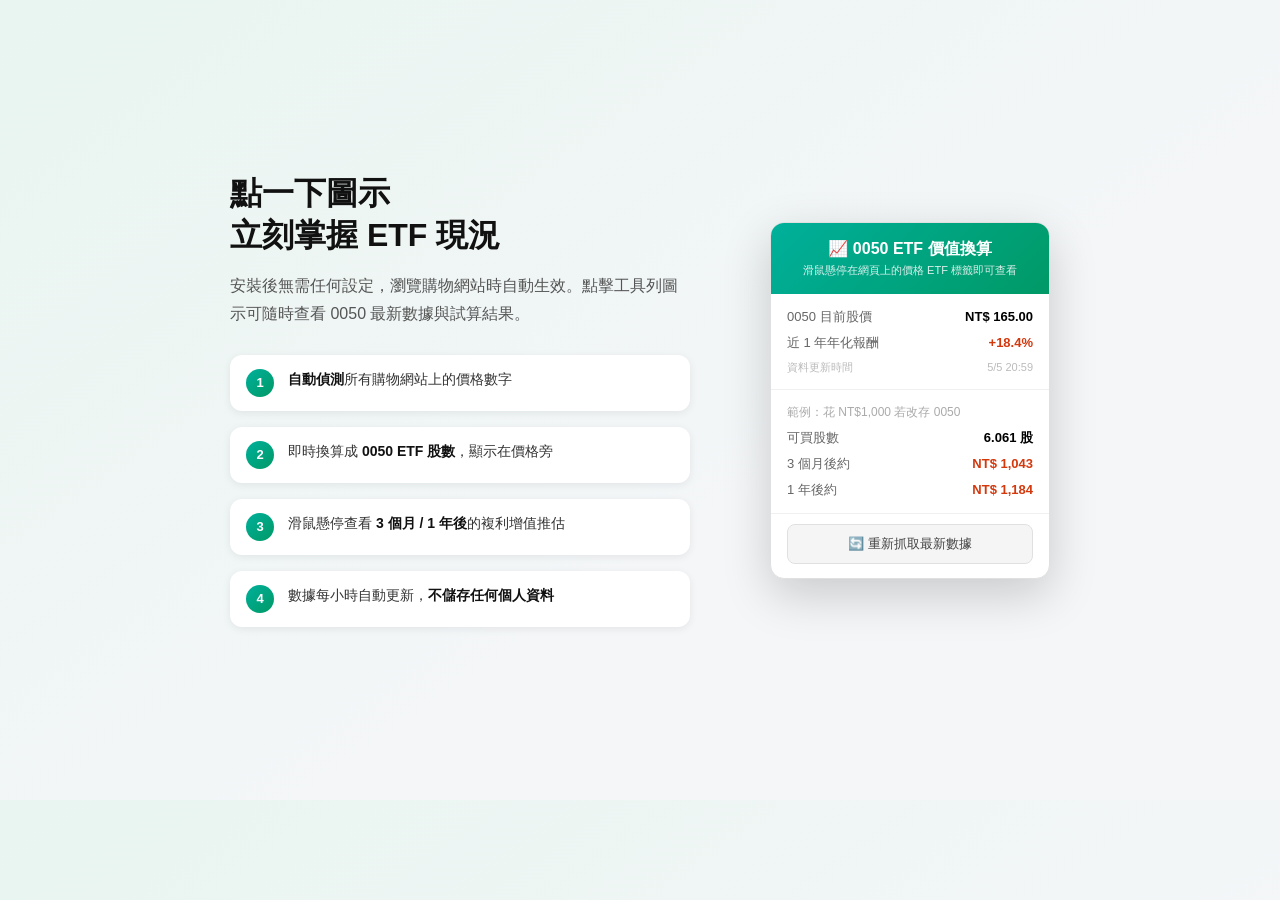
<file: store-assets/screenshot2.html>
<!DOCTYPE html>
<html lang="zh-TW">
<head>
<meta charset="UTF-8">
<style>
  * { box-sizing: border-box; margin: 0; padding: 0; }
  body {
    width: 1280px; height: 800px; overflow: hidden;
    font-family: -apple-system, BlinkMacSystemFont, 'Segoe UI', sans-serif;
    background: linear-gradient(145deg, #e8f5f0 0%, #f4f6f8 60%);
    display: flex; align-items: center; justify-content: center; gap: 80px;
  }

  /* Left: explanation */
  .left { width: 460px; }
  .left h2 { font-size: 32px; font-weight: 800; color: #111; margin-bottom: 16px; line-height: 1.3; }
  .left p  { font-size: 16px; color: #555; line-height: 1.7; margin-bottom: 28px; }

  .step-list { display: flex; flex-direction: column; gap: 16px; }
  .step {
    display: flex; align-items: flex-start; gap: 14px;
    background: #fff; border-radius: 12px;
    padding: 14px 16px;
    box-shadow: 0 2px 8px rgba(0,0,0,0.07);
  }
  .step-num {
    width: 28px; height: 28px; border-radius: 50%; flex-shrink: 0;
    background: linear-gradient(135deg, #00b09b, #096);
    color: #fff; font-size: 13px; font-weight: 700;
    display: flex; align-items: center; justify-content: center;
  }
  .step-text { font-size: 14px; color: #333; line-height: 1.5; }
  .step-text strong { color: #111; }

  /* Right: popup mockup */
  .popup-wrap { position: relative; }
  .popup-arrow {
    position: absolute; right: -18px; top: 24px;
    width: 0; height: 0;
    border-top: 10px solid transparent;
    border-bottom: 10px solid transparent;
    border-left: 14px solid #e0e0e0;
  }
  .popup-arrow::after {
    content: '';
    position: absolute; left: -15px; top: -9px;
    width: 0; height: 0;
    border-top: 9px solid transparent;
    border-bottom: 9px solid transparent;
    border-left: 13px solid #fff;
  }

  .popup {
    width: 280px;
    background: #fff;
    border-radius: 14px;
    box-shadow: 0 16px 48px rgba(0,0,0,0.18);
    overflow: hidden;
    border: 1px solid #e0e0e0;
  }
  .popup-header {
    background: linear-gradient(135deg, #00b09b, #096);
    color: #fff; padding: 16px;
    text-align: center;
  }
  .popup-header h1 { font-size: 16px; font-weight: 700; margin-bottom: 3px; }
  .popup-header p  { font-size: 11px; opacity: 0.85; }

  .popup-section { padding: 14px 16px; border-bottom: 1px solid #f0f0f0; }
  .popup-row {
    display: flex; justify-content: space-between;
    align-items: center; margin-bottom: 8px;
    font-size: 13px;
  }
  .popup-row:last-child { margin-bottom: 0; }
  .popup-lbl { color: #666; }
  .popup-val { font-weight: 600; }
  .pos { color: #d4380d; }
  .muted { color: #bbb; font-size: 11px; }

  .popup-section-title {
    font-size: 12px; color: #aaa; margin-bottom: 8px;
  }

  .refresh-btn {
    display: block; width: calc(100% - 32px);
    margin: 10px 16px 14px;
    padding: 10px;
    background: #f5f5f5;
    border: 1px solid #e0e0e0;
    border-radius: 8px;
    font-size: 13px; color: #444;
    text-align: center;
  }

  /* extension icon chip */
  .icon-chip {
    position: absolute; right: -60px; top: -20px;
    display: flex; flex-direction: column; align-items: center; gap: 6px;
  }
  .ext-icon {
    width: 48px; height: 48px; border-radius: 10px;
    background: linear-gradient(135deg, #00b09b, #096);
    display: flex; align-items: center; justify-content: center;
    font-size: 26px;
    box-shadow: 0 4px 12px rgba(0,153,102,0.35);
  }
  .icon-label { font-size: 10px; color: #888; white-space: nowrap; }
</style>
</head>
<body>

<div class="left">
  <h2>點一下圖示<br>立刻掌握 ETF 現況</h2>
  <p>安裝後無需任何設定，瀏覽購物網站時自動生效。點擊工具列圖示可隨時查看 0050 最新數據與試算結果。</p>

  <div class="step-list">
    <div class="step">
      <div class="step-num">1</div>
      <div class="step-text"><strong>自動偵測</strong>所有購物網站上的價格數字</div>
    </div>
    <div class="step">
      <div class="step-num">2</div>
      <div class="step-text">即時換算成 <strong>0050 ETF 股數</strong>，顯示在價格旁</div>
    </div>
    <div class="step">
      <div class="step-num">3</div>
      <div class="step-text">滑鼠懸停查看 <strong>3 個月 / 1 年後</strong>的複利增值推估</div>
    </div>
    <div class="step">
      <div class="step-num">4</div>
      <div class="step-text">數據每小時自動更新，<strong>不儲存任何個人資料</strong></div>
    </div>
  </div>
</div>

<div style="position:relative;">
  <div class="popup-wrap">
    <div class="popup">
      <div class="popup-header">
        <h1>📈 0050 ETF 價值換算</h1>
        <p>滑鼠懸停在網頁上的價格 ETF 標籤即可查看</p>
      </div>

      <div class="popup-section">
        <div class="popup-row">
          <span class="popup-lbl">0050 目前股價</span>
          <span class="popup-val">NT$ 165.00</span>
        </div>
        <div class="popup-row">
          <span class="popup-lbl">近 1 年年化報酬</span>
          <span class="popup-val pos">+18.4%</span>
        </div>
        <div class="popup-row">
          <span class="popup-lbl muted">資料更新時間</span>
          <span class="muted">5/5 20:59</span>
        </div>
      </div>

      <div class="popup-section">
        <div class="popup-section-title">範例：花 NT$1,000 若改存 0050</div>
        <div class="popup-row">
          <span class="popup-lbl">可買股數</span>
          <span class="popup-val">6.061 股</span>
        </div>
        <div class="popup-row">
          <span class="popup-lbl">3 個月後約</span>
          <span class="popup-val pos">NT$ 1,043</span>
        </div>
        <div class="popup-row">
          <span class="popup-lbl">1 年後約</span>
          <span class="popup-val pos">NT$ 1,184</span>
        </div>
      </div>

      <div class="refresh-btn">🔄 重新抓取最新數據</div>
    </div>
  </div>
</div>

</body>
</html>
</file>
